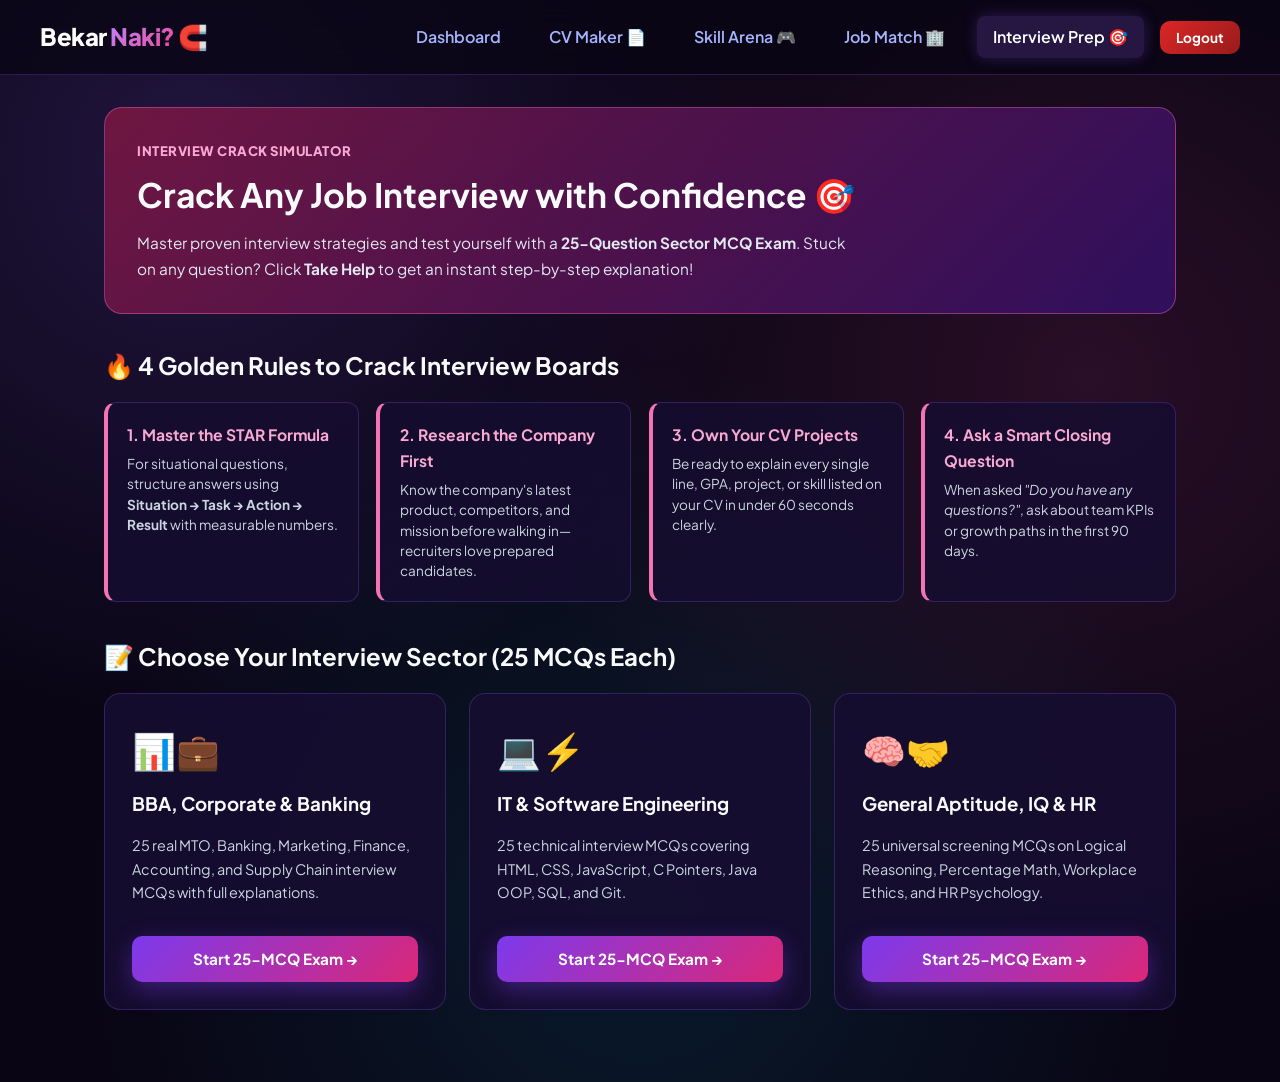
<file: interview.html>
<!DOCTYPE html>
<html lang="en">
<head>
  <meta charset="UTF-8" />
  <meta name="viewport" content="width=device-width, initial-scale=1.0" />
  <title>Interview Crack & Mock Exam | Bekar Naki? 🧲</title>
  <link rel="stylesheet" href="style.css" />
  <style>
    .int-hero {
      background: linear-gradient(135deg, rgba(131, 24, 67, 0.8), rgba(49, 16, 99, 0.9));
      border: 1px solid rgba(244, 114, 182, 0.4);
      border-radius: 18px;
      padding: 2rem;
      margin-bottom: 2rem;
    }

    /* Interview Crack Tips Grid */
    .tips-grid {
      display: grid;
      grid-template-columns: repeat(auto-fit, minmax(240px, 1fr));
      gap: 1.1rem;
      margin-bottom: 2.2rem;
    }
    .tip-card {
      background: rgba(22, 14, 48, 0.85);
      border: 1px solid var(--border);
      border-left: 4px solid #f472b6;
      border-radius: 12px;
      padding: 1.2rem;
    }
    .tip-card h4 {
      margin: 0 0 0.4rem;
      color: #f9a8d4;
      font-size: 0.98rem;
    }
    .tip-card p {
      margin: 0;
      font-size: 0.85rem;
      color: #cbd5e1;
      line-height: 1.5;
    }

    /* Sector Selector Cards */
    .sector-grid {
      display: grid;
      grid-template-columns: repeat(auto-fit, minmax(280px, 1fr));
      gap: 1.4rem;
      margin-bottom: 2.5rem;
    }
    .sector-card {
      background: rgba(22, 14, 48, 0.92);
      border: 1.5px solid var(--border);
      border-radius: 16px;
      padding: 1.7rem;
      display: flex;
      flex-direction: column;
      justify-content: space-between;
      transition: transform 0.25s ease, border-color 0.25s ease;
    }
    .sector-card:hover {
      transform: translateY(-5px);
      border-color: #c084fc;
    }

    /* Active 25-MCQ Exam Stage */
    #exam-stage {
      display: none;
      background: rgba(15, 9, 36, 0.97);
      border: 2px solid #a855f7;
      border-radius: 20px;
      padding: 2.2rem;
      margin-bottom: 2.5rem;
      box-shadow: 0 20px 50px rgba(0, 0, 0, 0.7);
    }
    .exam-header-bar {
      display: flex;
      justify-content: space-between;
      align-items: center;
      flex-wrap: wrap;
      gap: 1rem;
      border-bottom: 1px solid var(--border);
      padding-bottom: 1rem;
      margin-bottom: 1.2rem;
    }
    .q-counter-pill {
      background: rgba(139, 92, 246, 0.25);
      border: 1px solid #a855f7;
      color: #e9d5ff;
      padding: 0.35rem 0.9rem;
      border-radius: 99px;
      font-weight: 800;
      font-size: 0.88rem;
    }
    .score-pill {
      background: rgba(16, 185, 129, 0.2);
      border: 1px solid #10b981;
      color: #6ee7b7;
      padding: 0.35rem 0.9rem;
      border-radius: 99px;
      font-weight: 800;
      font-size: 0.88rem;
    }

    /* Option Styling */
    .mcq-opt {
      display: block;
      width: 100%;
      text-align: left;
      background: rgba(30, 20, 62, 0.9);
      border: 1.5px solid var(--border);
      color: #f8fafc;
      padding: 0.95rem 1.2rem;
      border-radius: 12px;
      margin-bottom: 0.75rem;
      font-size: 0.96rem;
      cursor: pointer;
      transition: 0.2s;
    }
    .mcq-opt:hover:not(:disabled) {
      border-color: #c084fc;
      background: rgba(88, 28, 135, 0.45);
    }
    .mcq-opt.correct-opt {
      background: rgba(16, 185, 129, 0.25) !important;
      border-color: #10b981 !important;
      color: #6ee7b7 !important;
      font-weight: 700;
    }
    .mcq-opt.wrong-opt {
      background: rgba(239, 68, 68, 0.22) !important;
      border-color: #ef4444 !important;
      color: #fca5a5 !important;
    }

    /* Help & Explanation Box */
    .help-explain-box {
      display: none;
      margin-top: 1.1rem;
      padding: 1.1rem 1.3rem;
      background: rgba(245, 158, 11, 0.14);
      border: 1px solid #f59e0b;
      border-radius: 12px;
      color: #fef3c7;
      line-height: 1.55;
      font-size: 0.92rem;
    }
    .btn-take-help {
      background: linear-gradient(135deg, #f59e0b, #d97706);
      color: #ffffff;
      border: none;
      padding: 0.65rem 1.2rem;
      border-radius: 10px;
      font-weight: 700;
      cursor: pointer;
      font-size: 0.9rem;
    }
  </style>
</head>
<body>

  <!-- NAVBAR -->
  <header>
    <a href="index.html" class="logo">Bekar <span>Naki?</span> 🧲</a>
    <div class="nav-links">
      <a href="dashboard.html">Dashboard</a>
      <a href="cvmaker.html">CV Maker 📄</a>
      <a href="arena.html">Skill Arena 🎮</a>
      <a href="job.html">Job Match 🏢</a>
      <a href="interview.html" class="active">Interview Prep 🎯</a>
      <button id="logout-btn" class="btn btn-danger">Logout</button>
    </div>
  </header>

  <div class="container">

    <!-- 1. HERO BANNER -->
    <div class="int-hero">
      <div style="font-size:0.82rem; color:#f9a8d4; font-weight:800; letter-spacing:0.5px;">INTERVIEW CRACK SIMULATOR</div>
      <h1 style="margin:0.3rem 0 0.5rem; font-size:2.1rem;">Crack Any Job Interview with Confidence 🎯</h1>
      <p style="margin:0; color:#e2e8f0; max-width:720px; font-size:0.96rem;">
        Master proven interview strategies and test yourself with a <strong>25-Question Sector MCQ Exam</strong>. Stuck on any question? Click <strong>Take Help</strong> to get an instant step-by-step explanation!
      </p>
    </div>

    <!-- 2. GOLDEN INTERVIEW CRACK TIPS -->
    <h2 style="margin-bottom:1rem;">🔥 4 Golden Rules to Crack Interview Boards</h2>
    <div class="tips-grid">
      <div class="tip-card">
        <h4>1. Master the STAR Formula</h4>
        <p>For situational questions, structure answers using <strong>Situation → Task → Action → Result</strong> with measurable numbers.</p>
      </div>
      <div class="tip-card">
        <h4>2. Research the Company First</h4>
        <p>Know the company's latest product, competitors, and mission before walking in—recruiters love prepared candidates.</p>
      </div>
      <div class="tip-card">
        <h4>3. Own Your CV Projects</h4>
        <p>Be ready to explain every single line, GPA, project, or skill listed on your CV in under 60 seconds clearly.</p>
      </div>
      <div class="tip-card">
        <h4>4. Ask a Smart Closing Question</h4>
        <p>When asked <em>"Do you have any questions?"</em>, ask about team KPIs or growth paths in the first 90 days.</p>
      </div>
    </div>

    <!-- 3. ACTIVE 25-MCQ EXAM STAGE -->
    <div id="exam-stage">
      <div class="exam-header-bar">
        <div>
          <span id="exam-sector-badge" style="color:#c084fc; font-weight:800; font-size:0.85rem;">SECTOR EXAM</span>
          <h2 id="exam-q-title" style="margin:0.2rem 0 0; font-size:1.3rem;">Question 1 of 25</h2>
        </div>
        <div style="display:flex; gap:0.7rem; align-items:center; flex-wrap:wrap;">
          <span class="q-counter-pill" id="q-progress-pill">1 / 25</span>
          <span class="score-pill">Score: <span id="live-score">0</span></span>
          <button class="btn btn-outline" style="padding:0.45rem 0.9rem; font-size:0.85rem;" onclick="exitExam()">✕ Exit Exam</button>
        </div>
      </div>

      <!-- Progress Bar -->
      <div class="progress-bar" style="height:8px; margin-bottom:1.5rem;">
        <div class="progress-fill" id="exam-progress-bar" style="width:4%;"></div>
      </div>

      <!-- Question Body -->
      <div id="mcq-question-area"></div>

      <!-- Action & Take Help Controls -->
      <div style="display:flex; justify-content:space-between; align-items:center; flex-wrap:wrap; gap:1rem; margin-top:1.2rem;">
        <button class="btn-take-help" id="take-help-btn" onclick="showQuestionHelp()">
          💡 Take Help (Explain Answer)
        </button>
        <button class="btn btn-green" id="next-q-btn" style="display:none;" onclick="nextQuestion()">
          Next Question →
        </button>
      </div>

      <!-- Guided Explanation Box -->
      <div class="help-explain-box" id="help-explain-box"></div>
    </div>

    <!-- 4. SELECT INTERVIEW SECTOR (25 MCQs EACH) -->
    <div id="sector-selection-area">
      <h2 style="margin-bottom:1rem;">📝 Choose Your Interview Sector (25 MCQs Each)</h2>
      <div class="sector-grid">
        
        <div class="sector-card">
          <div>
            <div style="font-size:2.2rem; margin-bottom:0.6rem;">📊💼</div>
            <h3 style="margin:0 0 0.4rem;">BBA, Corporate & Banking</h3>
            <p style="color:#cbd5e1; font-size:0.9rem;">
              25 real MTO, Banking, Marketing, Finance, Accounting, and Supply Chain interview MCQs with full explanations.
            </p>
          </div>
          <button class="btn" style="width:100%; margin-top:1rem;" onclick="startMockExam('bba')">
            Start 25-MCQ Exam →
          </button>
        </div>

        <div class="sector-card">
          <div>
            <div style="font-size:2.2rem; margin-bottom:0.6rem;">💻⚡</div>
            <h3 style="margin:0 0 0.4rem;">IT & Software Engineering</h3>
            <p style="color:#cbd5e1; font-size:0.9rem;">
              25 technical interview MCQs covering HTML, CSS, JavaScript, C Pointers, Java OOP, SQL, and Git.
            </p>
          </div>
          <button class="btn" style="width:100%; margin-top:1rem;" onclick="startMockExam('it')">
            Start 25-MCQ Exam →
          </button>
        </div>

        <div class="sector-card">
          <div>
            <div style="font-size:2.2rem; margin-bottom:0.6rem;">🧠🤝</div>
            <h3 style="margin:0 0 0.4rem;">General Aptitude, IQ & HR</h3>
            <p style="color:#cbd5e1; font-size:0.9rem;">
              25 universal screening MCQs on Logical Reasoning, Percentage Math, Workplace Ethics, and HR Psychology.
            </p>
          </div>
          <button class="btn" style="width:100%; margin-top:1rem;" onclick="startMockExam('general')">
            Start 25-MCQ Exam →
          </button>
        </div>

      </div>
    </div>

  </div>

  <!-- Firebase & 75-Question Interview Bank (25 per Sector) -->
  <script type="module">
    import { initializeApp } from "https://www.gstatic.com/firebasejs/10.12.2/firebase-app.js";
    import { getAuth, onAuthStateChanged, signOut } from "https://www.gstatic.com/firebasejs/10.12.2/firebase-auth.js";
    import { getFirestore, doc, getDoc, updateDoc } from "https://www.gstatic.com/firebasejs/10.12.2/firebase-firestore.js";

    const firebaseConfig = {
      apiKey: "AIzaSyBR3_EeUc15xDI-2QUxym0wTMyco9hJfjA",
      authDomain: "bekar-naki.firebaseapp.com",
      projectId: "bekar-naki",
      storageBucket: "bekar-naki.firebasestorage.app",
      messagingSenderId: "720723215856",
      appId: "1:720723215856:web:7deb0f660050f140720935",
      measurementId: "G-1VVJZHJ9NM"
    };

    const app = initializeApp(firebaseConfig);
    const auth = getAuth(app);
    const db = getFirestore(app);

    let currentUid = null;
    let userData = {};

    // 25 Questions per Sector = 75 Total Curated Interview MCQs
    const questionBank = {
      bba: [
        { q: "1. What does 'ROI' stand for in business finance?", opts: ["Rate of Inflation", "Return on Investment", "Risk of Inventory", "Revenue on Income"], ans: 1, exp: "ROI (Return on Investment) measures the net profit gained relative to the total cost of an investment." },
        { q: "2. In SWOT analysis, which two factors are internal to the organization?", opts: ["Strengths & Weaknesses", "Opportunities & Threats", "Strengths & Opportunities", "Weaknesses & Threats"], ans: 0, exp: "Strengths and Weaknesses are internal attributes inside the company's control; Opportunities and Threats are external." },
        { q: "3. Which financial statement shows a company's Assets, Liabilities, and Equity at a specific date?", opts: ["Income Statement", "Cash Flow Statement", "Balance Sheet", "Trial Balance"], ans: 2, exp: "The Balance Sheet provides a snapshot of Assets = Liabilities + Owner's Equity on a given date." },
        { q: "4. What are the classic 4Ps of Marketing?", opts: ["Product, Price, Place, Promotion", "People, Process, Profit, Plan", "Price, Packaging, Public, Policy", "Product, People, Place, Profit"], ans: 0, exp: "McCarthy's 4Ps are Product, Price, Place (distribution), and Promotion." },
        { q: "5. If Fixed Cost = ৳60,000, Selling Price = ৳400, Variable Cost = ৳250, what is the Break-Even Point?", opts: ["200 units", "300 units", "400 units", "600 units"], ans: 2, exp: "Contribution per unit = 400 - 250 = ৳150. Break-Even = 60,000 / 150 = 400 units." },
        { q: "6. What does 'KPI' stand for in corporate performance management?", opts: ["Key Process Integration", "Key Performance Indicator", "Knowledge Planning Index", "Known Profit Income"], ans: 1, exp: "KPI stands for Key Performance Indicator—measurable values showing how effectively goals are achieved." },
        { q: "7. Which ratio measures a company's ability to pay short-term obligations within one year?", opts: ["Debt-to-Equity Ratio", "Current Ratio", "Gross Margin Ratio", "Dividend Yield"], ans: 1, exp: "Current Ratio (Current Assets ÷ Current Liabilities) evaluates short-term liquidity." },
        { q: "8. In Bangladesh, which institution regulates commercial banks?", opts: ["BSEC", "Bangladesh Bank", "NBR", "FBCCI"], ans: 1, exp: "Bangladesh Bank is the central bank and primary regulator of all scheduled commercial banks." },
        { q: "9. What does 'B2B' stand for in e-commerce like ShopUp?", opts: ["Back to Basics", "Business to Business", "Brand to Buyer", "Bank to Business"], ans: 1, exp: "B2B (Business-to-Business) refers to commerce transactions between businesses (e.g., wholesalers and retailers)." },
        { q: "10. What is 'CAC' in digital marketing?", opts: ["Customer Acquisition Cost", "Corporate Asset Control", "Client Account Credit", "Consumer Ad Clicks"], ans: 0, exp: "CAC is the total sales and marketing cost required to acquire one new paying customer." },
        { q: "11. Which leadership style gives employees high autonomy to make decisions?", opts: ["Autocratic", "Laissez-Faire (Delegative)", "Bureaucratic", "Transactional"], ans: 1, exp: "Laissez-Faire leadership empowers skilled team members to self-manage and make independent decisions." },
        { q: "12. When NPV (Net Present Value) of a project is greater than zero, the firm should:", opts: ["Reject the project", "Accept the project", "Delay for 5 years", "Increase debt only"], ans: 1, exp: "A positive NPV means projected earnings exceed costs in today's value, increasing shareholder wealth." },
        { q: "13. What does 'FMCG' stand for (e.g., Unilever, Marico)?", opts: ["Fast-Moving Consumer Goods", "Financial Market Credit Group", "Fixed Manufacturing Cost Goods", "First Market Corporate Growth"], ans: 0, exp: "FMCG products are everyday items sold quickly at relatively low cost (soap, tea, snacks)." },
        { q: "14. Which HR metric measures the percentage of employees leaving a company over a period?", opts: ["Onboarding Rate", "Attrition / Turnover Rate", "Absenteeism Index", "Productivity Yield"], ans: 1, exp: "Employee Attrition (or Turnover) Rate tracks the rate at which staff leave an organization." },
        { q: "15. What is 'USP' in brand positioning?", opts: ["Universal Sales Plan", "Unique Selling Proposition", "Unit Service Price", "User Satisfaction Policy"], ans: 1, exp: "USP is the unique benefit that makes a product stand out from competitors." },
        { q: "16. In Supply Chain Management, what does 'JIT' stand for?", opts: ["Job In Time", "Just-In-Time", "Joint Inventory Transfer", "Junior Inspection Team"], ans: 1, exp: "Just-In-Time (JIT) inventory minimizes storage costs by receiving goods only as they are needed." },
        { q: "17. Which Excel function looks up a value vertically in the first column of a table?", opts: ["SUMIF", "VLOOKUP", "COUNTIF", "CONCATENATE"], ans: 1, exp: "VLOOKUP (Vertical Lookup) searches down the first column of a range and returns a corresponding value." },
        { q: "18. What is 'Gross Profit'?", opts: ["Revenue minus Operating Expenses", "Revenue minus Cost of Goods Sold (COGS)", "Net Income plus Taxes", "Total Assets minus Liabilities"], ans: 1, exp: "Gross Profit = Total Sales Revenue - Direct Cost of Goods Sold (COGS)." },
        { q: "19. What does 'CSR' stand for in corporate governance?", opts: ["Customer Sales Ratio", "Corporate Social Responsibility", "Credit Security Reserve", "Central Supply Resource"], ans: 1, exp: "CSR refers to a company's ethical initiatives benefiting society and the environment." },
        { q: "20. A market dominated by a small number of large firms (e.g., Telecom in BD) is called:", opts: ["Monopoly", "Oligopoly", "Perfect Competition", "Monopsony"], ans: 1, exp: "An Oligopoly exists when a few large firms hold the majority of market share." },
        { q: "21. What is 'Churn Rate' in subscription or telecom businesses?", opts: ["New signups per day", "Percentage of customers who stop using the service", "Profit per user", "Ad click rate"], ans: 1, exp: "Churn rate measures customer loss over a given timeframe." },
        { q: "22. Which document outlines a job's specific duties, responsibilities, and reporting line?", opts: ["Job Specification", "Job Description (JD)", "Offer Letter", "Appraisal Form"], ans: 1, exp: "A Job Description (JD) defines day-to-day duties, whereas Job Specification lists candidate qualifications." },
        { q: "23. What does 'MVP' mean in startup product management?", opts: ["Most Valuable Player", "Minimum Viable Product", "Market Volume Projection", "Maximum Value Price"], ans: 1, exp: "An MVP is the simplest functional version of a product launched to test real user feedback quickly." },
        { q: "24. Depreciation is applied to which type of assets?", opts: ["Current Cash", "Tangible Fixed Assets (Machinery, Vehicles)", "Inventory", "Accounts Receivable"], ans: 1, exp: "Depreciation allocates the cost of tangible fixed assets over their useful life." },
        { q: "25. In an MTO interview, if asked 'Why should we hire you?', the strongest approach is:", opts: ["Saying you urgently need money", "Aligning your verified skills & achievements directly with the role's needs", "Criticizing other candidates", "Reciting your entire family history"], ans: 1, exp: "Recruiters want proof of how your specific skills and problem-solving mindset will create value for their team." }
      ],

      it: [
        { q: "1. What does 'DOM' stand for in web development?", opts: ["Data Object Model", "Document Object Model", "Digital Ordinance Mode", "Display Output Module"], ans: 1, exp: "The DOM represents an HTML document as a tree of objects that JavaScript can dynamically manipulate." },
        { q: "2. Which HTTP status code indicates 'Not Found'?", opts: ["200", "301", "404", "500"], ans: 2, exp: "404 means the server could not find the requested resource; 200 is OK, and 500 is Internal Server Error." },
        { q: "3. In JavaScript, what is the difference between '==' and '==='?", opts: ["No difference", "'===' checks both value and data type", "'==' is faster", "'===' only compares strings"], ans: 1, exp: "Strict equality (===) checks value AND type without type coercion (e.g., 5 === '5' is false)." },
        { q: "4. Which CSS property creates space INSIDE an element's border?", opts: ["margin", "padding", "gap", "spacing"], ans: 1, exp: "Padding adds inner space between content and border; margin adds outer space outside the border." },
        { q: "5. In C programming, which operator gets the memory address of a variable?", opts: ["*", "&", "#", "@"], ans: 1, exp: "The address-of operator (&) returns the memory address, while (*) dereferences a pointer." },
        { q: "6. Which OOP pillar allows a child class to provide a specific implementation of a parent method?", opts: ["Encapsulation", "Polymorphism (Method Overriding)", "Abstraction", "Compilation"], ans: 1, exp: "Runtime polymorphism (method overriding) lets subclasses redefine inherited methods." },
        { q: "7. What is the time complexity of Binary Search on a sorted array?", opts: ["O(n)", "O(log n)", "O(n²)", "O(1)"], ans: 1, exp: "Binary Search halves the search space at each step, resulting in O(log n) logarithmic time." },
        { q: "8. Which SQL command is used to retrieve data from a database table?", opts: ["GET", "SELECT", "FETCH", "EXTRACT"], ans: 1, exp: "SELECT is the standard SQL query command to read rows from tables." },
        { q: "9. In Git, which command uploads local committed changes to a remote GitHub repository?", opts: ["git pull", "git push", "git commit", "git clone"], ans: 1, exp: "git push transfers local commits to the remote branch on GitHub." },
        { q: "10. Which HTML5 tag is best for standalone navigation links?", opts: ["<nav>", "<section>", "<aside>", "<header>"], ans: 0, exp: "<nav> semantically defines major navigation link blocks." },
        { q: "11. What does 'API' stand for?", opts: ["Application Programming Interface", "Automated Program Integration", "Applied Protocol Index", "Advanced Page Interaction"], ans: 0, exp: "An API defines rules allowing different software applications to communicate." },
        { q: "12. Which data structure operates on FIFO (First-In, First-Out)?", opts: ["Stack", "Queue", "Binary Tree", "Graph"], ans: 1, exp: "A Queue processes elements in First-In, First-Out order (like a ticket line); Stack is LIFO." },
        { q: "13. In Java, which keyword prevents a variable from being reassigned?", opts: ["static", "final", "const", "abstract"], ans: 1, exp: "In Java, 'final' makes a variable a constant that cannot be modified after initialization." },
        { q: "14. Which CSS layout system is two-dimensional (rows AND columns simultaneously)?", opts: ["Flexbox", "CSS Grid", "Float", "Inline-Block"], ans: 1, exp: "CSS Grid handles 2D layouts (rows and columns together), whereas Flexbox is primarily 1D." },
        { q: "15. What does 'CRUD' stand for in database & backend apps?", opts: ["Create, Read, Update, Delete", "Copy, Run, Undo, Deploy", "Connect, Render, Upload, Download", "Code, Review, Unit-test, Debug"], ans: 0, exp: "CRUD represents the four basic persistent storage operations." },
        { q: "16. In JavaScript, which method converts a JSON string into a JS object?", opts: ["JSON.stringify()", "JSON.parse()", "JSON.object()", "JSON.decode()"], ans: 1, exp: "JSON.parse() parses a JSON string into an object; JSON.stringify() does the reverse." },
        { q: "17. What is a Primary Key in a relational database?", opts: ["Any duplicate column", "A unique identifier for each record in a table", "A password hash", "An external file link"], ans: 1, exp: "A Primary Key uniquely identifies every row and cannot contain NULL values." },
        { q: "18. Which C function dynamically allocates memory on the heap?", opts: ["printf()", "malloc()", "scanf()", "sizeof()"], ans: 1, exp: "malloc() (memory allocation) reserves requested bytes in Heap memory at runtime." },
        { q: "19. What is Cross-Site Scripting (XSS)?", opts: ["A CSS animation bug", "Injecting malicious scripts into trusted websites", "A database backup tool", "A faster JS compiler"], ans: 1, exp: "XSS occurs when untrusted user input executes malicious JavaScript in another user's browser." },
        { q: "20. In responsive web design, what do '@media' queries do?", opts: ["Play audio files", "Apply CSS styles based on screen width/device", "Compress images", "Connect to Firebase"], ans: 1, exp: "Media queries adapt layouts to mobile, tablet, and desktop screen sizes." },
        { q: "21. Which keyword is used to handle exceptions in Java & JavaScript?", opts: ["catch / try", "error / fix", "throw / stop", "check / rescue"], ans: 0, exp: "try { ... } catch (err) { ... } catches and handles runtime errors gracefully." },
        { q: "22. What does 'HTTPS' add over standard 'HTTP'?", opts: ["Faster video streaming", "SSL/TLS encryption for secure data transfer", "Larger font sizes", "Free domain hosting"], ans: 1, exp: "HTTPS encrypts communication between browser and server using TLS/SSL." },
        { q: "23. Which JavaScript array method creates a new array by transforming every element?", opts: ["forEach()", "map()", "filter()", "reduce()"], ans: 1, exp: "map() returns a brand-new array containing the results of calling a function on every element." },
        { q: "24. What is 'NoSQL' (like Firebase Firestore)?", opts: ["A database that stores non-tabular data (documents/key-value)", "A database with zero security", "A SQL syntax checker", "An offline text file"], ans: 0, exp: "Firestore is a NoSQL document database storing data in flexible collections and JSON-like documents." },
        { q: "25. In a technical interview, if you don't know the exact syntax for a problem, you should:", opts: ["Stay completely silent", "Explain your step-by-step logic and pseudocode clearly", "Make up fake library names", "End the interview immediately"], ans: 1, exp: "Interviewers evaluate problem-solving approach and logical clarity far more than memorized syntax." }
      ],

      general: [
        { q: "1. If a shirt costs ৳1,200 after a 20% discount, what was its original price?", opts: ["৳1,440", "৳1,500", "৳1,400", "৳1,600"], ans: 1, exp: "80% of Original Price = 1,200 → Original Price = 1,200 ÷ 0.80 = ৳1,500." },
        { q: "2. Find the next number in the series: 2, 6, 12, 20, 30, ?", opts: ["36", "40", "42", "44"], ans: 2, exp: "Differences increase by 2 each time: +4, +6, +8, +10, so next is 30 + 12 = 42." },
        { q: "3. If 5 machines take 5 minutes to make 5 widgets, how long do 100 machines take to make 100 widgets?", opts: ["100 minutes", "5 minutes", "20 minutes", "
</file>
<file: style.css>
@import url('https://fonts.googleapis.com/css2?family=Plus+Jakarta+Sans:wght@400;500;600;700;800&display=swap');

:root {
  --bg-dark: #090514;
  --bg-surface: #130b29;
  --bg-card: rgba(26, 16, 56, 0.75);
  --primary: #8b5cf6;
  --primary-glow: rgba(139, 92, 246, 0.45);
  --accent-pink: #ec4899;
  --accent-cyan: #06b6d4;
  --secondary: #10b981;
  --text-main: #f8fafc;
  --text-muted: #a5b4fc;
  --border: rgba(139, 92, 246, 0.25);
}

* {
  box-sizing: border-box;
  font-family: 'Plus Jakarta Sans', 'Segoe UI', sans-serif;
  scroll-behavior: smooth;
}

body {
  margin: 0;
  background-color: var(--bg-dark);
  background-image: 
    radial-gradient(circle at 15% 15%, rgba(139, 92, 246, 0.18) 0%, transparent 40%),
    radial-gradient(circle at 85% 35%, rgba(236, 72, 153, 0.14) 0%, transparent 45%),
    radial-gradient(circle at 50% 85%, rgba(6, 182, 212, 0.12) 0%, transparent 50%);
  color: var(--text-main);
  line-height: 1.65;
  overflow-x: hidden;
}

/* Navbar (Glassmorphism) */
header {
  background: rgba(9, 5, 20, 0.8);
  backdrop-filter: blur(14px);
  border-bottom: 1px solid var(--border);
  padding: 1rem 2.5rem;
  display: flex;
  justify-content: space-between;
  align-items: center;
  position: sticky;
  top: 0;
  z-index: 100;
}

.logo {
  font-size: 1.5rem;
  font-weight: 800;
  color: #ffffff;
  text-decoration: none;
  letter-spacing: -0.5px;
}

.logo span {
  background: linear-gradient(135deg, #c084fc, #ec4899);
  -webkit-background-clip: text;
  -webkit-text-fill-color: transparent;
}

.nav-links { display: flex; gap: 1rem; align-items: center; }
.nav-links a {
  text-decoration: none;
  color: var(--text-muted);
  font-weight: 600;
  padding: 0.5rem 1rem;
  border-radius: 8px;
  transition: all 0.25s ease;
}
.nav-links a:hover, .nav-links a.active {
  background: rgba(139, 92, 246, 0.2);
  color: #ffffff;
  box-shadow: 0 0 15px rgba(139, 92, 246, 0.25);
}

/* Gradient Buttons */
.btn {
  display: inline-block;
  background: linear-gradient(135deg, #7c3aed 0%, #db2777 100%);
  color: white;
  border: none;
  padding: 0.85rem 1.7rem;
  border-radius: 10px;
  font-weight: 700;
  cursor: pointer;
  font-size: 0.95rem;
  text-decoration: none;
  box-shadow: 0 8px 25px rgba(124, 58, 237, 0.4);
  transition: transform 0.2s ease, box-shadow 0.2s ease;
}
.btn:hover {
  transform: translateY(-2px);
  box-shadow: 0 12px 30px rgba(219, 39, 119, 0.5);
}

.btn-green {
  background: linear-gradient(135deg, #059669 0%, #06b6d4 100%);
  box-shadow: 0 8px 20px rgba(16, 185, 129, 0.35);
}

.btn-outline {
  background: rgba(139, 92, 246, 0.1);
  border: 1.5px solid #8b5cf6;
  color: #e9d5ff;
  box-shadow: none;
}
.btn-outline:hover {
  background: rgba(139, 92, 246, 0.25);
}

.btn-danger {
  background: linear-gradient(135deg, #dc2626, #991b1b);
  padding: 0.5rem 1rem;
  font-size: 0.85rem;
  box-shadow: none;
}

/* Container & Cards */
.container { max-width: 1120px; margin: 0 auto; padding: 2rem 1.5rem; }

.card {
  background: var(--bg-card);
  backdrop-filter: blur(12px);
  border: 1px solid var(--border);
  border-radius: 16px;
  padding: 2rem;
  margin-bottom: 1.8rem;
  box-shadow: 0 10px 30px rgba(0, 0, 0, 0.35);
}

/* Hero Section (Landing Page) */
.hero {
  text-align: center;
  padding: 6rem 1rem 5rem;
  position: relative;
}

.pill-badge {
  display: inline-block;
  background: rgba(139, 92, 246, 0.18);
  border: 1px solid rgba(192, 132, 252, 0.4);
  color: #e9d5ff;
  padding: 0.4rem 1.1rem;
  border-radius: 99px;
  font-size: 0.85rem;
  font-weight: 600;
  margin-bottom: 1.5rem;
}

.hero h1 {
  font-size: 3.6rem;
  font-weight: 800;
  line-height: 1.15;
  margin: 0 auto 1.2rem;
  max-width: 820px;
  letter-spacing: -1px;
}

.gradient-text {
  background: linear-gradient(135deg, #c084fc 0%, #f472b6 50%, #38bdf8 100%);
  -webkit-background-clip: text;
  -webkit-text-fill-color: transparent;
}

.hero p {
  font-size: 1.18rem;
  color: var(--text-muted);
  max-width: 680px;
  margin: 0 auto 2.5rem;
}

/* Stats Strip */
.stats-grid {
  display: grid;
  grid-template-columns: repeat(auto-fit, minmax(200px, 1fr));
  gap: 1.5rem;
  margin: 2rem 0 4rem;
}
.stat-box {
  background: linear-gradient(145deg, rgba(30, 18, 66, 0.9), rgba(19, 11, 41, 0.9));
  border: 1px solid var(--border);
  border-radius: 16px;
  padding: 1.6rem;
  text-align: center;
}
.stat-box h2 {
  font-size: 2.2rem;
  margin: 0;
  background: linear-gradient(135deg, #a78bfa, #f472b6);
  -webkit-background-clip: text;
  -webkit-text-fill-color: transparent;
}
.stat-box p { margin: 0.3rem 0 0; color: var(--text-muted); font-size: 0.9rem; font-weight: 600; }

/* Sections & Grids */
.section-block { padding: 4.5rem 0; border-top: 1px solid rgba(139, 92, 246, 0.15); }
.section-title { text-align: center; font-size: 2.3rem; margin-bottom: 0.6rem; }
.section-sub { text-align: center; color: var(--text-muted); max-width: 620px; margin: 0 auto 3rem; }

.features-grid {
  display: grid;
  grid-template-columns: repeat(auto-fit, minmax(300px, 1fr));
  gap: 1.8rem;
}
.feature-card {
  background: var(--bg-card);
  padding: 2rem;
  border-radius: 16px;
  border: 1px solid var(--border);
  transition: transform 0.25s ease, border-color 0.25s ease;
}
.feature-card:hover {
  transform: translateY(-6px);
  border-color: #c084fc;
}
.feature-icon {
  width: 52px; height: 52px;
  border-radius: 12px;
  background: linear-gradient(135deg, rgba(139, 92, 246, 0.3), rgba(236, 72, 153, 0.3));
  display: flex; align-items: center; justify-content: center;
  font-size: 1.6rem; margin-bottom: 1.2rem;
}

/* Language Pills */
.lang-grid {
  display: flex; flex-wrap: wrap; justify-content: center; gap: 1rem;
}
.lang-card {
  background: rgba(26, 16, 56, 0.9);
  border: 1px solid var(--border);
  padding: 1rem 1.8rem;
  border-radius: 12px;
  font-weight: 700;
  font-size: 1.05rem;
  display: flex; align-items: center; gap: 0.6rem;
  box-shadow: 0 4px 15px rgba(0,0,0,0.25);
}

/* CTA Banner */
.cta-banner {
  background: linear-gradient(135deg, #3b0764 0%, #1e1b4b 50%, #4c0519 100%);
  border: 1px solid rgba(216, 180, 254, 0.35);
  border-radius: 24px;
  padding: 4rem 2rem;
  text-align: center;
  margin: 3rem 0;
  box-shadow: 0 20px 50px rgba(88, 28, 135, 0.35);
}

footer {
  text-align: center;
  padding: 2.5rem 1rem;
  border-top: 1px solid var(--border);
  color: var(--text-muted);
  font-size: 0.9rem;
}

/* Forms & Inputs (Dark Theme) */
.grid-2 { display: grid; grid-template-columns: 1fr 1fr; gap: 1.8rem; }
@media (max-width: 768px) {
  .grid-2 { grid-template-columns: 1fr; }
  .hero h1 { font-size: 2.4rem; }
}

label { display: block; font-size: 0.88rem; font-weight: 600; margin-bottom: 0.4rem; color: #cbd5e1; }
input, select, textarea {
  width: 100%;
  padding: 0.8rem 1rem;
  background: rgba(9, 5, 20, 0.8);
  border: 1px solid var(--border);
  border-radius: 10px;
  color: #ffffff;
  font-size: 0.95rem;
  margin-bottom: 1.1rem;
}
input:focus, select:focus, textarea:focus {
  outline: none;
  border-color: #c084fc;
  box-shadow: 0 0 0 3px rgba(192, 132, 252, 0.2);
}

/* CV Paper Preview (Crisp White Document inside Dark UI) */
#cv-paper {
  background: #ffffff;
  color: #0f172a;
  padding: 2.5rem;
  border-radius: 8px;
  line-height: 1.5;
  box-shadow: 0 15px 40px rgba(0, 0, 0, 0.5);
}
.cv-header { border-bottom: 2px solid #7c3aed; padding-bottom: 0.8rem; margin-bottom: 1rem; }
.cv-header h1 { margin: 0; font-size: 1.8rem; color: #1e1b4b; }
.cv-section { margin-bottom: 1.1rem; }
.cv-section h4 {
  text-transform: uppercase;
  letter-spacing: 1px;
  color: #7c3aed;
  border-bottom: 1px solid #e2e8f0;
  padding-bottom: 0.2rem;
  margin-bottom: 0.5rem;
}
.badge {
  display: inline-block;
  background: #f3e8ff;
  color: #6b21a8;
  padding: 0.25rem 0.7rem;
  border-radius: 20px;
  font-size: 0.8rem;
  font-weight: 700;
  margin: 0.2rem;
  border: 1px solid #d8b4fe;
}
.badge.verified {
  background: #d1fae5;
  color: #065f46;
  border-color: #6ee7b7;
}

/* Game & Assessment */
.progress-bar { background: rgba(255,255,255,0.1); height: 14px; border-radius: 99px; overflow: hidden; margin: 0.6rem 0 1.4rem; }
.progress-fill { background: linear-gradient(90deg, #8b5cf6, #ec4899, #10b981); height: 100%; transition: width 0.4s ease; }
.code-box {
  background: #05020a;
  border: 1px solid rgba(139, 92, 246, 0.35);
  color: #38bdf8;
  padding: 1.1rem;
  border-radius: 10px;
  font-family: monospace;
  margin-bottom: 1rem;
  overflow-x: auto;
}
.option-btn {
  display: block; width: 100%; text-align: left; padding: 0.9rem 1.1rem;
  margin-bottom: 0.7rem; border: 1px solid var(--border); border-radius: 10px;
  background: rgba(19, 11, 41, 0.85); color: #f8fafc; cursor: pointer; font-weight: 600;
  transition: 0.2s;
}
.option-btn:hover { border-color: #ec4899; background: rgba(139, 92, 246, 0.25); }

/* Auth Tabs */
.auth-tabs { display: flex; border-bottom: 1px solid var(--border); margin-bottom: 1.5rem; }
.auth-tab {
  flex: 1; text-align: center; padding: 0.8rem; cursor: pointer;
  font-weight: 700; color: var(--text-muted); border-bottom: 2px solid transparent;
}
.auth-tab.active { color: #e879f9; border-bottom-color: #e879f9; }

/* Print Mode for PDF */
@media print {
  body * { visibility: hidden; }
  #cv-paper, #cv-paper * { visibility: visible; }
  #cv-paper { position: absolute; left: 0; top: 0; width: 100%; box-shadow: none; padding: 0; }
}
</file>
